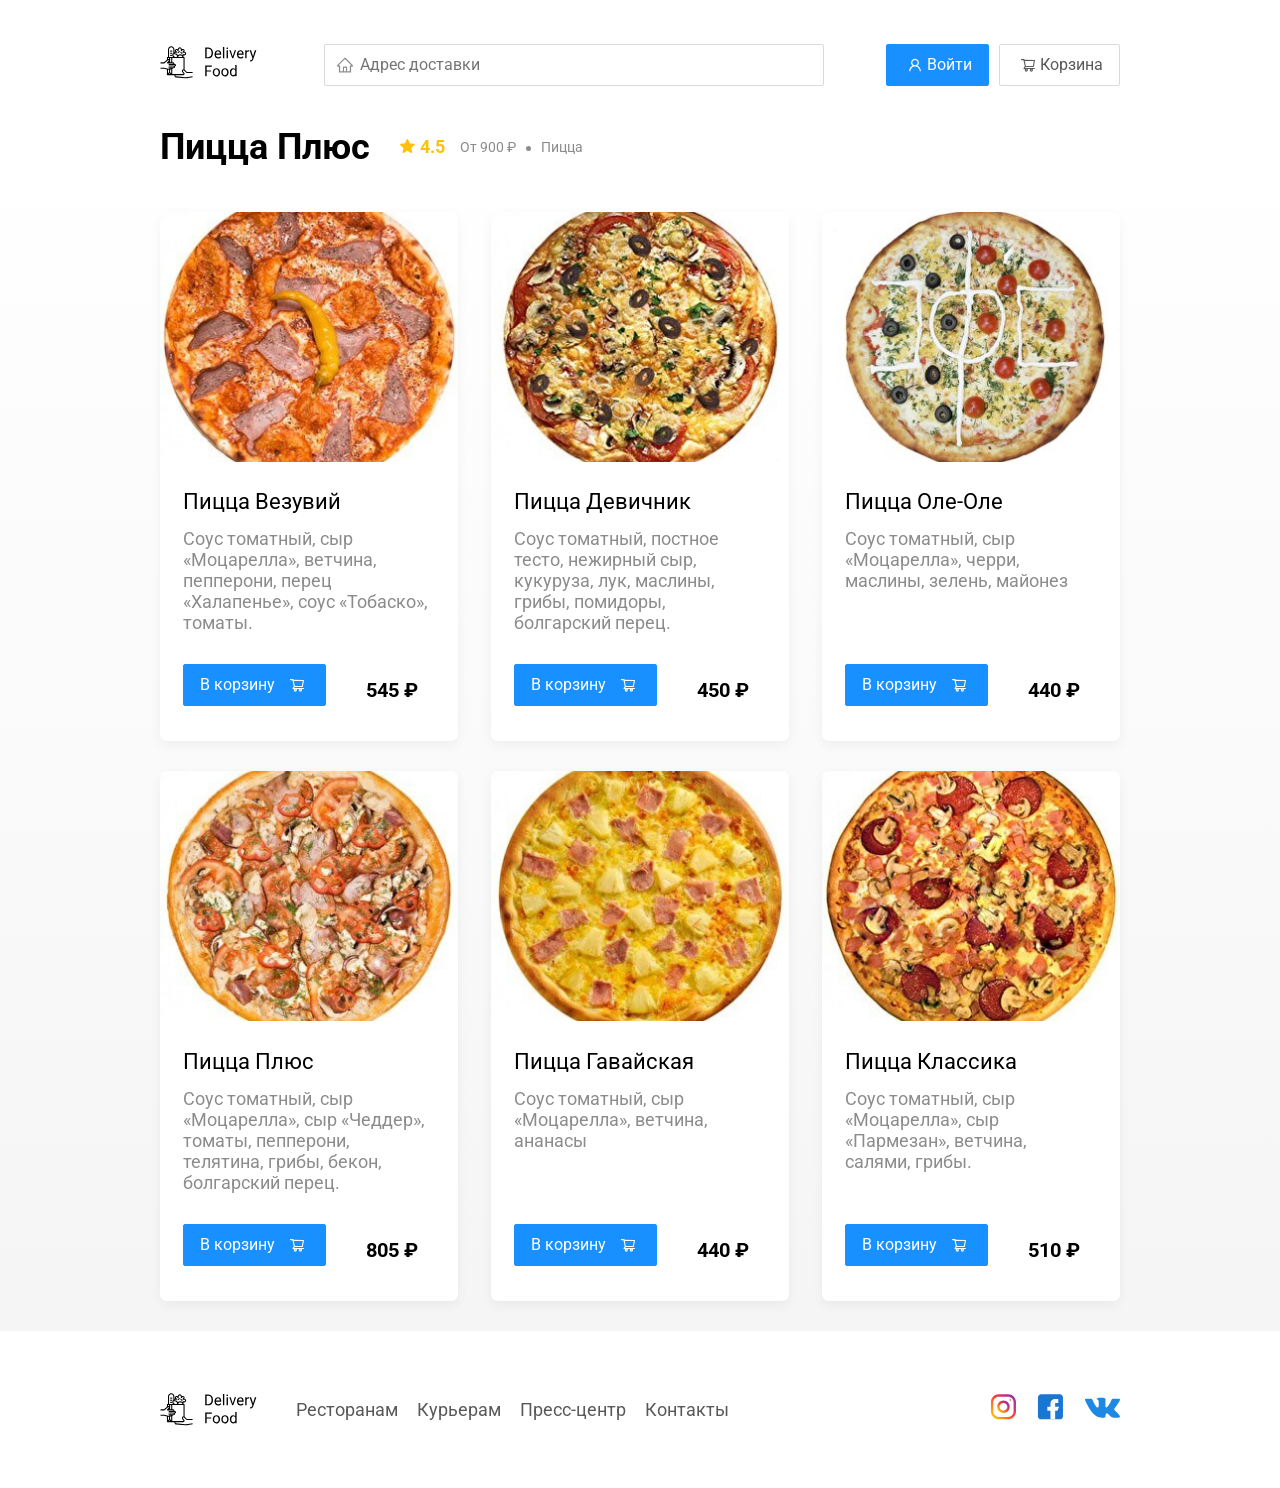
<file: restaurant.html>
<!doctype html>
<html lang="ru">

<head>
  <meta charset="UTF-8" />
  <meta name="viewport" content="width=device-width, initial-scale=1.0" />
  <title>PizzaBurger — доставка еды на дом</title>
  <link href="https://fonts.googleapis.com/css?family=Roboto:400,700&display=swap&subset=cyrillic" rel="stylesheet" />
  <link rel="stylesheet" href="css/normalize.css" />
  <link rel="stylesheet" href="css/style.css" />
</head>

<body>
  <div class="container">
    <header class="header">
      <a href="index.html" class="logo">
        <img src="img/icon/logo.svg" alt="Logo" />
      </a>
      <label class="address">
        <input type="text" class="input input-address" placeholder="Адрес доставки" />
      </label>
      <div class="buttons">
        <button class="button button-primary button-auth" data-toggle="modal-auth">
          <span class="button-auth-svg"></span>
          <span class="button-text">Войти</span>
        </button>
        <button class="button" id="cart-button" data-toggle="modal-cart">
          <span class="button-cart-svg"></span>
          <span class="button-text">Корзина</span>
        </button>
      </div>
    </header>
  </div>
  <!-- /.container  -->

  <main class="main">
    <div class="container">
      <section class="menu">
        <div class="section-heading">
          <h2 class="section-title restaurant-title">Пицца Плюс</h2>
          <div class="card-info">
            <div class="rating">4.5</div>
            <div class="price">От 900 ₽</div>
            <div class="category">Пицца</div>
          </div>
          <!-- /.card-info -->
        </div>
        <div class="cards cards-menu">
          <div class="card">
            <img src="img/pizza-plus/pizza-vesuvius.jpg" alt="image" class="card-image" />
            <div class="card-text">
              <div class="card-heading">
                <h3 class="card-title card-title-reg">Пицца Везувий</h3>
              </div>
              <!-- /.card-heading -->
              <div class="card-info">
                <div class="ingredients">
                  Соус томатный, сыр «Моцарелла», ветчина, пепперони, перец
                  «Халапенье», соус «Тобаско», томаты.
                </div>
              </div>
              <!-- /.card-info -->
              <div class="card-buttons">
                <button class="button button-primary button-add-cart">
                  <span class="button-card-text">В корзину</span>
                  <span class="button-cart-svg"></span>
                </button>
                <strong class="card-price-bold">545 ₽</strong>
              </div>
            </div>
            <!-- /.card-text -->
          </div>
          <!-- /.card -->

          <div class="card">
            <img src="img/pizza-plus/pizza-girls.jpg" alt="image" class="card-image" />
            <div class="card-text">
              <div class="card-heading">
                <h3 class="card-title card-title-reg">Пицца Девичник</h3>
              </div>
              <!-- /.card-heading -->
              <div class="card-info">
                <div class="ingredients">
                  Соус томатный, постное тесто, нежирный сыр, кукуруза, лук,
                  маслины, грибы, помидоры, болгарский перец.
                </div>
              </div>
              <!-- /.card-info -->
              <div class="card-buttons">
                <button class="button button-primary button-add-cart">
                  <span class="button-card-text">В корзину</span>
                  <span class="button-cart-svg"></span>
                </button>
                <strong class="card-price-bold">450 ₽</strong>
              </div>
            </div>
            <!-- /.card-text -->
          </div>
          <!-- /.card -->

          <div class="card">
            <img src="img/pizza-plus/pizza-oleole.jpg" alt="image" class="card-image" />
            <div class="card-text">
              <div class="card-heading">
                <h3 class="card-title card-title-reg">Пицца Оле-Оле</h3>
              </div>
              <!-- /.card-heading -->
              <div class="card-info">
                <div class="ingredients">
                  Соус томатный, сыр «Моцарелла», черри, маслины, зелень,
                  майонез
                </div>
              </div>
              <!-- /.card-info -->
              <div class="card-buttons">
                <button class="button button-primary button-add-cart">
                  <span class="button-card-text">В корзину</span>
                  <span class="button-cart-svg"></span>
                </button>
                <strong class="card-price-bold">440 ₽</strong>
              </div>
            </div>
            <!-- /.card-text -->
          </div>
          <!-- /.card -->

          <div class="card">
            <img src="img/pizza-plus/pizza-plus.jpg" alt="image" class="card-image" />
            <div class="card-text">
              <div class="card-heading">
                <h3 class="card-title card-title-reg">Пицца Плюс</h3>
              </div>
              <!-- /.card-heading -->
              <div class="card-info">
                <div class="ingredients">
                  Соус томатный, сыр «Моцарелла», сыр «Чеддер», томаты,
                  пепперони, телятина, грибы, бекон, болгарский перец.
                </div>
              </div>
              <!-- /.card-info -->
              <div class="card-buttons">
                <button class="button button-primary button-add-cart">
                  <span class="button-card-text">В корзину</span>
                  <span class="button-cart-svg"></span>
                </button>
                <strong class="card-price-bold">805 ₽</strong>
              </div>
            </div>
            <!-- /.card-text -->
          </div>
          <!-- /.card -->

          <div class="card">
            <img src="img/pizza-plus/pizza-hawaiian.jpg" alt="image" class="card-image" />
            <div class="card-text">
              <div class="card-heading">
                <h3 class="card-title card-title-reg">Пицца Гавайская</h3>
              </div>
              <!-- /.card-heading -->
              <div class="card-info">
                <div class="ingredients">
                  Соус томатный, сыр «Моцарелла», ветчина, ананасы
                </div>
              </div>
              <!-- /.card-info -->
              <div class="card-buttons">
                <button class="button button-primary button-add-cart">
                  <span class="button-card-text">В корзину</span>
                  <span class="button-cart-svg"></span>
                </button>
                <strong class="card-price-bold">440 ₽</strong>
              </div>
            </div>
            <!-- /.card-text -->
          </div>
          <!-- /.card -->

          <div class="card">
            <img src="img/pizza-plus/pizza-classic.jpg" alt="image" class="card-image" />
            <div class="card-text">
              <div class="card-heading">
                <h3 class="card-title card-title-reg">Пицца Классика</h3>
              </div>
              <!-- /.card-heading -->
              <div class="card-info">
                <div class="ingredients">
                  Соус томатный, сыр «Моцарелла», сыр «Пармезан», ветчина,
                  салями, грибы.
                </div>
              </div>
              <!-- /.card-info -->
              <div class="card-buttons">
                <button class="button button-primary button-add-cart">
                  <span class="button-card-text">В корзину</span>
                  <span class="button-cart-svg"></span>
                </button>
                <strong class="card-price-bold">510 ₽</strong>
              </div>
            </div>
            <!-- /.card-text -->
          </div>
          <!-- /.card -->
        </div>
        <!-- /.cards -->
      </section>
    </div>
    <!-- /.container -->
  </main>

  <footer class="footer">
    <div class="container">
      <div class="footer-block">
        <img src="img/icon/logo.svg" alt="logo" class="logo footer-logo" />
        <nav class="footer-nav">
          <a href="#" class="footer-link">Ресторанам </a>
          <a href="#" class="footer-link">Курьерам</a>
          <a href="#" class="footer-link">Пресс-центр</a>
          <a href="#" class="footer-link">Контакты</a>
        </nav>
        <div class="social-links">
          <a href="#" class="social-link"><img src="img/social/instagram.svg" alt="instagram" /></a>
          <a href="#" class="social-link"><img src="img/social/fb.svg" alt="facebook" /></a>
          <a href="#" class="social-link"><img src="img/social/vk.svg" alt="vk" /></a>
        </div>
        <!-- /.social-links -->
      </div>
      <!-- /.footer-block -->
    </div>
  </footer>

  <div class="modal modal-cart">
    <div class="modal-dialog">
      <div class="modal-header">
        <h3 class="modal-title">Корзина</h3>
        <button class="close" data-toggle="modal-cart">&times;</button>
      </div>
      <!-- /.modal-header -->
      <div class="modal-body">
        <div class="food-row">
          <span class="food-name">Ролл угорь стандарт</span>
          <strong class="food-price">250 ₽</strong>
          <div class="food-counter">
            <button class="counter-button">-</button>
            <span class="counter">1</span>
            <button class="counter-button">+</button>
          </div>
        </div>
        <!-- /.foods-row -->
        <div class="food-row">
          <span class="food-name">Ролл угорь стандарт</span>
          <strong class="food-price">250 ₽</strong>
          <div class="food-counter">
            <button class="counter-button">-</button>
            <span class="counter">1</span>
            <button class="counter-button">+</button>
          </div>
        </div>
        <!-- /.foods-row -->
        <div class="food-row">
          <span class="food-name">Ролл угорь стандарт</span>
          <strong class="food-price">250 ₽</strong>
          <div class="food-counter">
            <button class="counter-button">-</button>
            <span class="counter">1</span>
            <button class="counter-button">+</button>
          </div>
        </div>
        <!-- /.foods-row -->
        <div class="food-row">
          <span class="food-name">Ролл угорь стандарт</span>
          <strong class="food-price">250 ₽</strong>
          <div class="food-counter">
            <button class="counter-button">-</button>
            <span class="counter">1</span>
            <button class="counter-button">+</button>
          </div>
        </div>
        <!-- /.foods-row -->
      </div>
      <!-- /.modal-body -->
      <div class="modal-footer">
        <span class="modal-pricetag">1250 ₽</span>
        <div class="footer-buttons">
          <button class="button button-primary">Оформить заказ</button>
          <button class="button clear-cart">Отмена</button>
        </div>
      </div>
      <!-- /.modal-footer -->
    </div>
    <!-- /.modal-dialog -->
  </div>
  <div class="modal-auth" id="modal-auth">
    <div class="modal-dialog modal-dialog-auth">
      <button class="close-auth" data-toggle="modal-auth">&times;</button>
      <form id="logInForm">
        <fieldset class="modal-body">
          <legend class="modal-title">Авторизация</legend>
          <label class="label-auth">
            <span>Логин</span>
            <input id="login" type="text" />
          </label>
          <label class="label-auth">
            <span>Пароль</span>
            <input id="password" type="password" />
          </label>
        </fieldset>
        <!-- /.modal-body -->
        <div class="modal-footer">
          <div class="footer-buttons">
            <button class="button button-primary button-login" type="submit">
              Войти
            </button>
          </div>
        </div>
      </form>
      <!-- /.modal-footer -->
    </div>
    <!-- /.modal-dialog -->
  </div>
  <script src="js/modalCart.js"></script>
  <script src="js/modal.js"></script>
</body>

</html>
</file>
<file: css/style.css>
* {
  box-sizing: border-box;
}

body {
  font-family: "Roboto", sans-serif;
  padding-top: 44px;
}

a,
button {
  cursor: pointer;
  color: inherit;
}

.hide {
  display: none;
}

.container {
  max-width: 1200px;
  margin: auto;
}

.header {
  display: flex;
  align-items: center;
  justify-content: space-between;
  margin-bottom: 40px;
}

.input {
  background-color: #ffffff;
  border: 1px solid #d9d9d9;
  border-radius: 2px;
  font-size: 16px;
  line-height: 24px;
  padding: 8px 8px 8px 35px;
  background-repeat: no-repeat;
  background-position: left 11px center;
}

.address {
  flex: 0.8;
}

.input-address {
  width: 100%;
  background-image: url(../img/icon/home.svg);
}

.search {
  margin-left: auto;
}

.input-search {
  width: 300px;
  background-image: url(../img/icon/search.svg);
}

.buttons {
  display: flex;
  align-items: center;
}

.button {
  display: flex;
  align-items: center;
  padding: 8px 16px;
  background: #ffffff;
  border: 1px solid #d9d9d9;
  box-sizing: border-box;
  box-shadow: 0 0 2px rgba(0, 0, 0, 0.0015);
  border-radius: 2px;
  color: #595959;
  font-size: 16px;
  line-height: 24px;
}

.button:hover {
  background: #1890ff;
  border: 1px solid #1890ff;
  color: #fff;
}

.button-primary {
  background: #1890ff;
  border: 1px solid #1890ff;
  color: #fff;
  margin-right: 10px;
}

.button-primary:hover {
  background: #ffffff;
  border: 1px solid #d9d9d9;
  color: #595959;
}

.button-icon {
  margin-right: 6px;
}

.button-card-text {
  margin-right: 10px;
}

.button-auth {
  background-position: 20px 13px;
}

.button-primary .button-auth-svg {
  width: 24px;
  height: 24px;
  background-color: #fff;
  -webkit-mask: url("../img/icon/user.svg") no-repeat 50% 50%;
  mask: url("../img/icon/user.svg") no-repeat 50% 50%;
  background-repeat: no-repeat;
}

.button-primary:hover .button-auth-svg {
  background-color: #595959;
}

.button .button-cart-svg {
  width: 24px;
  height: 24px;
  background-color: #595959;
  -webkit-mask: url("../img/icon/shopping-cart.svg") no-repeat 50% 50%;
  mask: url("../img/icon/shopping-cart.svg") no-repeat 50% 50%;
  background-repeat: no-repeat;
}

.button-primary .button-cart-svg {
  background-color: #fff;
}

.button:hover .button-cart-svg {
  background-color: #fff;
}

.button-primary:hover .button-cart-svg {
  background-color: #595959;
}

.button-cart {
  display: none;
  margin: 0 5px;
}

.button-out {
  display: none;
  margin: 0 5px;
}

.user-name {
  display: none;
  margin-right: 20px;
  font-weight: bold;
  font-size: 18px;
}

.promo-slider {
  width: 600px;
  height: 300px;
}

.promo {
  box-shadow: 0 7px 12px rgba(158, 158, 163, 0.1);
  border-radius: 10px;
  padding: 68px 70px;
}

.pizza {
  background: #fff1b8 url(../img/promo/pizza.png) no-repeat top -100px
    right -250px / 830px;
}

.kebab {
  background: #d6e4ff url(../img/promo/kebab.png) no-repeat top 45px right
    40px / 450px;
}

.vegetables {
  background: #fff566 url(../img/promo/vegetables.png) no-repeat top 0 right 0 /
    825px;
}

.sushi {
  background: #fff1f0 url(../img/promo/sushi.png) no-repeat top 10px right
    15px / 500px;
}

.promo-title {
  font-style: normal;
  font-weight: bold;
  font-size: 39px;
  line-height: 46px;
  color: #302c34;
}

.promo-text {
  font-style: normal;
  font-weight: normal;
  font-size: 24px;
  line-height: 28px;
  color: #302c34;
  max-width: 538px;
}

.main {
  background: linear-gradient(
    180deg,
    rgba(245, 245, 245, 0) 1.04%,
    #f5f5f5 100%
  );
}
.restaurants {
  margin-top: 56px;
}
.section-heading {
  display: flex;
  align-items: center;
  margin-bottom: 44px;
}

.section-title {
  font-style: normal;
  font-weight: bold;
  font-size: 36px;
  line-height: 42px;
  margin: 0 30px 0 0;
  color: #000000;
}

.cards {
  display: flex;
  align-items: flex-start;
  justify-content: space-between;
  flex-wrap: wrap;
}

.card {
  background: #ffffff;
  box-shadow: 0 4px 12px rgba(0, 0, 0, 0.05);
  border-radius: 7px;
  overflow: hidden;
  margin-bottom: 30px;
  flex-basis: 31%;
  text-decoration: none;
}

.card-restaurant {
  cursor: pointer;
}

.card-image {
  width: 100%;
  height: 250px;
  object-fit: cover;
}

.card-text {
  padding: 20px 23px 35px;
  min-height: 275px;
  display: flex;
  flex-direction: column;
}

.restaurants .card-text {
  min-height: auto;
}

.card-heading {
  display: flex;
  align-items: center;
  justify-content: space-between;
  margin-bottom: 10px;
}

.card-title {
  margin: 0;
  font-style: normal;
  font-weight: bold;
  font-size: 22px;
  line-height: 32px;
}

.card-title-reg {
  font-weight: 400;
}

.card-tag {
  font-style: normal;
  font-weight: normal;
  font-size: 12px;
  line-height: 20px;
  color: #ffffff;
  background: #262626;
  border-radius: 2px;
  padding: 1px 8px;
}

.card-info {
  display: flex;
  align-items: center;
  flex-wrap: wrap;
}

.card-buttons {
  display: flex;
  margin-top: 24px;
  flex-grow: 1;
  align-items: flex-end;
}

.card-price-bold {
  font-weight: bold;
  font-size: 20px;
  line-height: 32px;
  margin-left: 30px;
}

.rating {
  background-image: url("../img/icon/rating.svg");
  background-repeat: no-repeat;
  background-position: 0 7px;
  padding-left: 20px;
  margin-right: 26px;
  color: #ffc107;
  font-weight: bold;
  font-size: 18px;
  line-height: 32px;
}

.price,
.category {
  color: #8c8c8c;
  font-size: 18px;
  line-height: 32px;
}

.price {
  margin-right: 10px;
}

.ingredients {
  color: #8c8c8c;
  font-size: 18px;
  line-height: 21px;
}

.category {
  text-overflow: ellipsis;
  overflow: hidden;
  white-space: nowrap;
  max-width: 150px;
}

.price:after {
  content: "";
  width: 5px;
  height: 5px;
  background-color: #8c8c8c;
  display: inline-block;
  vertical-align: middle;
  border-radius: 50%;
  margin-left: 10px;
}

.footer {
  padding: 60px 0;
}

.footer-block {
  display: flex;
  align-items: center;
  justify-content: space-between;
}

.footer-nav {
  margin-left: 35px;
  margin-right: auto;
}

.footer-link {
  display: inline-block;
  color: #595959;
  font-style: normal;
  font-weight: normal;
  font-size: 18px;
  line-height: 21px;
  text-decoration: none;
}

.footer-link:not(:last-child) {
  margin-right: 15px;
}

.social-links {
  display: flex;
  align-items: center;
}

.social-link:not(:last-child) {
  margin-right: 21px;
}

.modal {
  position: fixed;
  left: 0;
  top: 0;
  width: 100%;
  height: 100%;
  background: rgba(0, 0, 0, 0.4);
  display: none;
  z-index: 999;
}
.is-open {
  display: flex;
}
.modal-auth {
  opacity: 0;
  visibility: hidden;
  transform: translateX(-100%);
  position: fixed;
  left: 0;
  top: 0;
  width: 100%;
  height: 100%;
  background: rgba(0, 0, 0, 0.4);
  z-index: 999;
}

.modal-auth.is-open {
  transform: translateX(0);
  visibility: visible;
  opacity: 1;
}
.modal-cart.is-open {
  transform: translateX(0);
  visibility: visible;
  opacity: 1;
}
.modal-auth.is-open .modal-dialog-auth {
  transform: translateY(0);
  opacity: 1;
}
.modal-cart.is-open .modal-dialog {
  transform: translateY(0);
  opacity: 1;
}
.modal-dialog {
  max-width: 780px;
  width: 95%;
  background: #ffffff;
  border-radius: 5px;
  margin: auto;
  padding: 40px 45px;
}

.modal-dialog-auth {
  width: auto;
  position: relative;
  opacity: 0;
  transform: translateY(-25%);
  transition:
    transform 0.3s,
    opacity 0.3s;
}

.label-auth {
  display: block;
  margin: 30px;
}

.label-auth span {
  width: 80px;
  display: inline-block;
}

.modal-header {
  display: flex;
  align-items: center;
  justify-content: space-between;
  margin-bottom: 45px;
}

.modal-title {
  margin: 0;
  font-weight: bold;
  font-size: 36px;
  line-height: 42px;
}

.close {
  font-size: 36px;
  border: none;
  background-color: transparent;
}

.close-auth {
  font-size: 36px;
  border: none;
  background-color: transparent;
  position: absolute;
  top: 10px;
  right: 20px;
}

.modal-body {
  margin-bottom: 22px;
}

.food-row {
  display: flex;
  align-items: flex-start;
  justify-content: space-between;
  padding-bottom: 8px;
  border-bottom: 1px solid #d9d9d9;
  margin-bottom: 15px;
}

.food-name {
  font-weight: normal;
  font-size: 18px;
  line-height: 32px;
}

.food-price {
  margin-left: auto;
  margin-right: 47px;
  font-weight: bold;
  font-size: 20px;
  line-height: 32px;
}

.food-counter {
  display: flex;
  align-items: center;
}

.counter-button {
  display: flex;
  align-items: center;
  justify-content: center;
  width: 39px;
  height: 32px;
  background: #ffffff;
  border: 1px solid #40a9ff;
  box-sizing: border-box;
  border-radius: 2px;
  font-weight: normal;
  font-size: 14px;
  line-height: 22px;
  color: #40a9ff;
}

.counter-button:hover {
  background: #40a9ff;
  border: 1px solid #ffffff;
  color: #ffffff;
}

.counter {
  font-size: 16px;
  line-height: 24px;
  margin-left: 10px;
  margin-right: 10px;
}

.modal-footer {
  display: flex;
  align-items: center;
  justify-content: space-between;
}

.modal-auth .modal-footer {
  justify-content: flex-end;
}

.footer-buttons {
  display: flex;
  align-items: center;
}

.modal-pricetag {
  background: #262626;
  border-radius: 5px;
  color: #ffffff;
  padding: 15px 20px;
  font-size: 20px;
  line-height: 23px;
}
.swiper {
  width: 100%;
  height: 300px;
}
@media (max-width: 1366px) {
  .container {
    max-width: 960px;
  }

  .pizza {
    background-position: center right -300px;
    background-size: 750px;
  }

  .kebab {
    background-position: top -5px right -93px;
    background-size: 530px;
  }

  .vegetables {
    background-position: top 0 right -93px;
    background-size: 820px;
  }

  .sushi {
    background-position: center right -90px;
  }

  .rating {
    margin-right: 15px;
  }

  .category,
  .price {
    font-size: 14px;
  }
}

@media (max-width: 992px) {
  .container {
    max-width: 750px;
  }

  .pizza {
    padding: 50px;
    background-size: 500px;
    background-position: center right -200px;
  }

  .kebab {
    background-position: top 55px right -100px;
    background-size: 385px;
  }

  .vegetables {
    background-position: top 0 right -280px;
    background-size: 810px;
  }

  .sushi {
    background-position: top 30px right -175px;
  }

  .promo-text {
    font-size: 18px;
    max-width: 400px;
  }

  .card {
    flex-basis: 49%;
  }

  .footer-link {
    font-size: 16px;
  }
}

@media (max-width: 768px) {
  .container {
    max-width: 560px;
  }

  .card-info {
    flex-wrap: wrap;
  }

  .card .rating {
    flex-basis: 100%;
  }

  .card-title {
    font-size: 18px;
  }

  .card-text {
    min-height: 290px;
  }

  .card-price-bold {
    margin-left: 20px;
  }

  .pizza {
    background-size: 400px;
    background-position: bottom 50px right -200px;
  }

  .kebab {
    background-position: top -5px right -74px;
    background-size: 300px;
  }

  .vegetables {
    background-position: top 0 right -240px;
    background-size: 702px;
  }

  .sushi {
    background-position: top -24px right -75px;
    background-size: 302px;
  }

  .promo-title {
    font-size: 24px;
    line-height: 1.4;
  }

  .promo-text {
    margin-top: 0;
  }
}

@media (max-width: 578px) {
  .container {
    width: 90%;
  }

  .address {
    min-width: 100%;
    order: 1;
  }

  .header {
    flex-wrap: wrap;
  }

  .input-address {
    margin-top: 15px;
    order: 5;
    flex: 1;
  }

  .promo {
    background-image: none;
  }

  .promo-title {
    margin-bottom: 10px;
  }

  .section-title {
    font-size: 20px;
  }

  .card {
    flex-basis: 100%;
  }

  .card-text {
    min-height: auto;
  }

  .card-image {
    width: 100%;
  }

  .footer {
    padding: 30px 0;
  }

  .footer-block {
    align-items: flex-start;
  }

  .footer-nav {
    margin-left: 0;
    margin-right: 0;
    order: 0;
    display: flex;
    flex-direction: column;
  }

  .footer-logo {
    margin-right: 15px;
    order: 1;
  }

  .social-links {
    order: 2;
  }
}

@media (max-width: 480px) {
  .button-text {
    display: none;
  }

  .button-icon {
    margin: 0;
  }

  .user-name {
    margin: 10px;
  }

  .buttons {
    flex-wrap: wrap;
    margin-left: auto;
  }

  .button {
    min-height: 40px;
    padding: 5px 12px;
  }

  .button-out-svg {
    width: 24px;
    height: 24px;
    background-color: #fff;
    -webkit-mask: url(../img/icon/logout.svg) no-repeat 50% 50%;
    mask: url(../img/icon/logout.svg) no-repeat 50% 50%;
    background-repeat: no-repeat;
    -webkit-mask-size: 20px;
    mask-size: 20px;
  }

  .promo {
    padding: 20px;
  }

  .section-heading {
    flex-wrap: wrap;
  }

  .footer-block {
    flex-wrap: wrap;
    flex-direction: column;
    align-items: center;
  }

  .footer-logo {
    order: 0;
    margin-bottom: 20px;
  }

  .footer-nav {
    margin-bottom: 20px;
    text-align: center;
  }

  .footer-link:not(:last-child) {
    margin-right: 0;
  }
}
</file>
